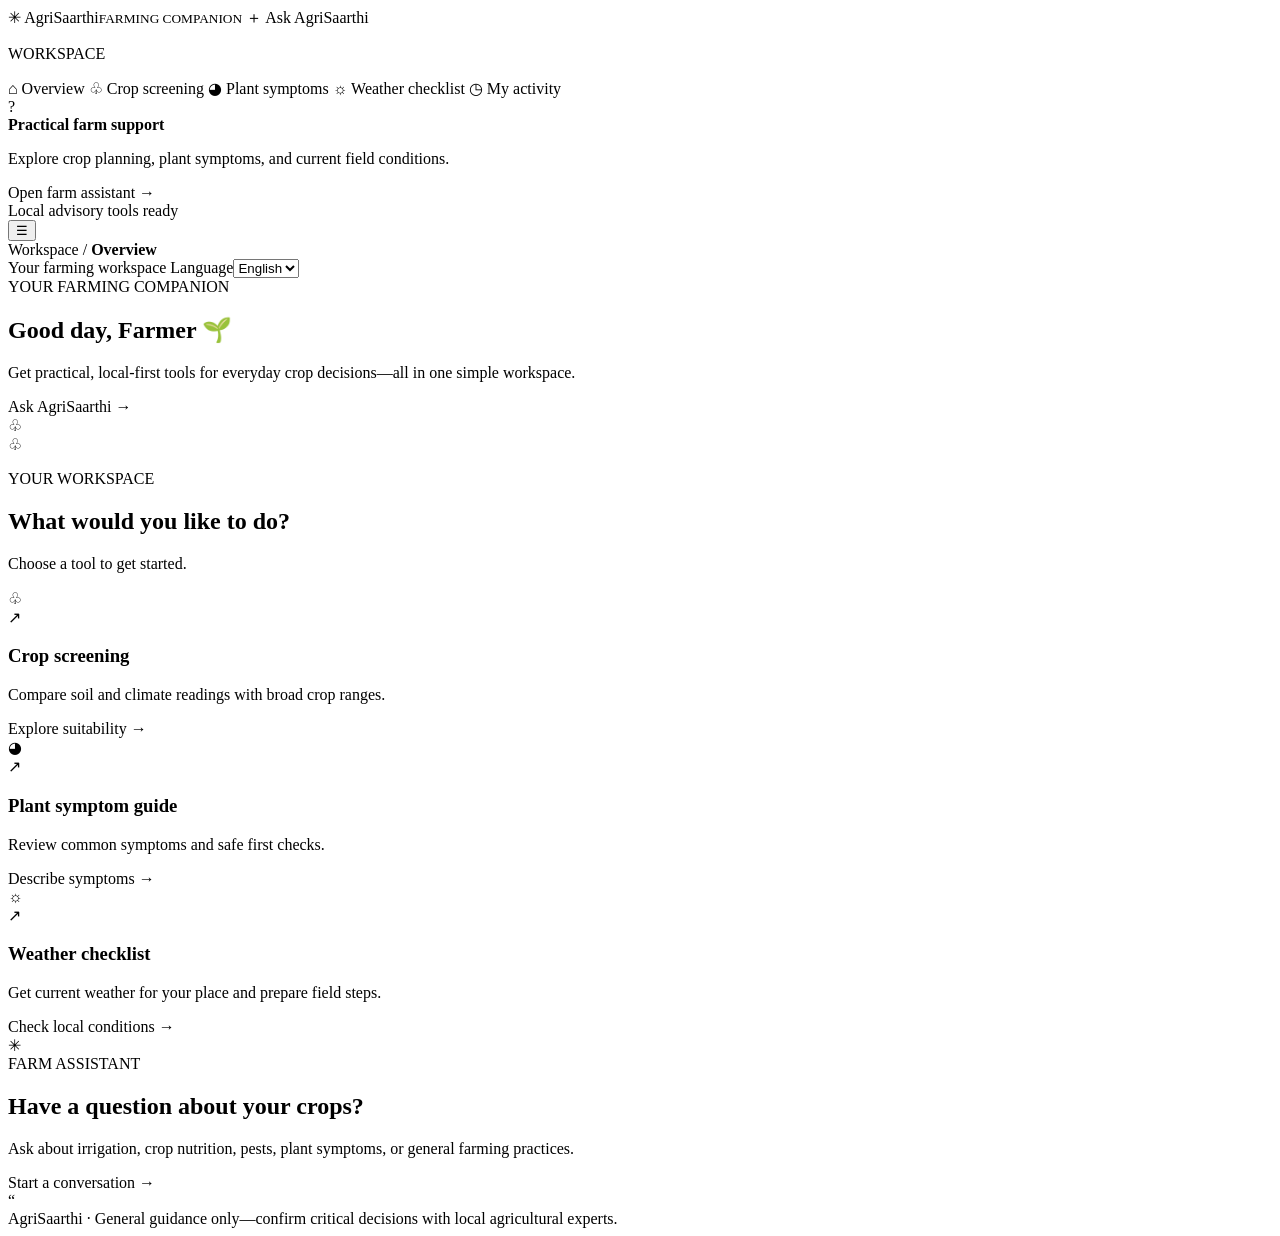
<file: agrisaarthi-web-fin/agrisaarthi-new/agri-web/target/classes/templates/index.html>
<!DOCTYPE html>
<html lang="en" xmlns:th="http://www.thymeleaf.org">
<head>
    <meta charset="UTF-8">
    <meta name="viewport" content="width=device-width, initial-scale=1">
    <meta name="theme-color" content="#174c38">
    <title>AgriSaarthi | Farm Workspace</title>
    <link rel="stylesheet" th:href="@{/css/style.css}">
</head>
<body>
<div class="app-shell">
    <aside class="sidebar" id="sidebar">
        <a class="brand" th:href="@{/}">
            <span class="brand-mark">✳</span>
            <span>Agri<span class="brand-light">Saarthi</span><small>FARMING COMPANION</small></span>
        </a>
        <a class="primary-nav-button" th:href="@{/assistant}"><span>＋</span> Ask AgriSaarthi</a>
        <p class="nav-caption">WORKSPACE</p>
        <nav class="nav-list" aria-label="Main navigation">
            <a class="nav-item active" th:href="@{/}"><span>⌂</span> Overview</a>
            <a class="nav-item" th:href="@{/crops}"><span>♧</span> Crop screening</a>
            <a class="nav-item" th:href="@{/diseases}"><span>◕</span> Plant symptoms</a>
            <a class="nav-item" th:href="@{/weather}"><span>☼</span> Weather checklist</a>
            <a class="nav-item" th:href="@{/history}"><span>◷</span> My activity</a>
        </nav>
        <div class="sidebar-bottom">
            <div class="help-icon">?</div>
            <strong>Practical farm support</strong>
            <p>Explore crop planning, plant symptoms, and current field conditions.</p>
            <a th:href="@{/assistant}">Open farm assistant →</a>
        </div>
        <div class="sidebar-footer"><span class="status-dot"></span> Local advisory tools ready</div>
    </aside>
    <main class="main-area">
        <header class="topbar">
            <button class="mobile-menu" id="menuToggle" aria-label="Open navigation">☰</button>
            <div class="breadcrumb">Workspace <span>/</span> <strong>Overview</strong></div>
            <div class="topbar-actions">
                <span class="topbar-date" id="todayLabel">Your farming workspace</span>
                <label class="language-control"><span class="sr-only">Language</span><select id="languageSelect" aria-label="Language"><option value="en">English</option><option value="ta">தமிழ்</option></select></label>
            </div>
        </header>
        <div class="page-content">
            <section class="welcome-banner">
                <div class="welcome-copy">
                    <span class="pill pill-light">YOUR FARMING COMPANION</span>
                    <h1>Good day, Farmer <span>🌱</span></h1>
                    <p>Get practical, local-first tools for everyday crop decisions—all in one simple workspace.</p>
                    <a class="button button-white" th:href="@{/assistant}">Ask AgriSaarthi <span>→</span></a>
                </div>
                <div class="banner-art" aria-hidden="true"><div class="sun"></div><div class="hill hill-back"></div><div class="hill hill-front"></div><div class="plant plant-one">♧</div><div class="plant plant-two">♧</div></div>
            </section>
            <div class="section-heading">
                <div><p class="eyebrow">YOUR WORKSPACE</p><h2>What would you like to do?</h2><p class="section-subtitle">Choose a tool to get started.</p></div>
            </div>
            <section class="feature-grid" aria-label="Farm tools">
                <a class="feature-card" th:href="@{/crops}">
                    <div class="feature-icon icon-green">♧</div><span class="card-arrow">↗</span>
                    <h3>Crop screening</h3><p>Compare soil and climate readings with broad crop ranges.</p><span class="card-link">Explore suitability <b>→</b></span>
                </a>
                <a class="feature-card" th:href="@{/diseases}">
                    <div class="feature-icon icon-orange">◕</div><span class="card-arrow">↗</span>
                    <h3>Plant symptom guide</h3><p>Review common symptoms and safe first checks.</p><span class="card-link">Describe symptoms <b>→</b></span>
                </a>
                <a class="feature-card" th:href="@{/weather}">
                    <div class="feature-icon icon-blue">☼</div><span class="card-arrow">↗</span>
                    <h3>Weather checklist</h3><p>Get current weather for your place and prepare field steps.</p><span class="card-link">Check local conditions <b>→</b></span>
                </a>
            </section>
            <section class="bottom-grid">
                <div class="panel assistant-promo">
                    <div class="panel-icon">✳</div>
                    <div class="panel-copy"><span class="eyebrow">FARM ASSISTANT</span><h2>Have a question about your crops?</h2><p>Ask about irrigation, crop nutrition, pests, plant symptoms, or general farming practices.</p><a class="button button-primary" th:href="@{/assistant}">Start a conversation <span>→</span></a></div>
                    <div class="chat-decoration" aria-hidden="true">“</div>
                </div>
            </section>
            <footer class="page-footer">AgriSaarthi · General guidance only—confirm critical decisions with local agricultural experts.</footer>
        </div>
    </main>
</div>
<script th:src="@{/js/language.js}" defer></script>
<script th:src="@{/js/dashboard.js}" defer></script>
</body>
</html>
</file>
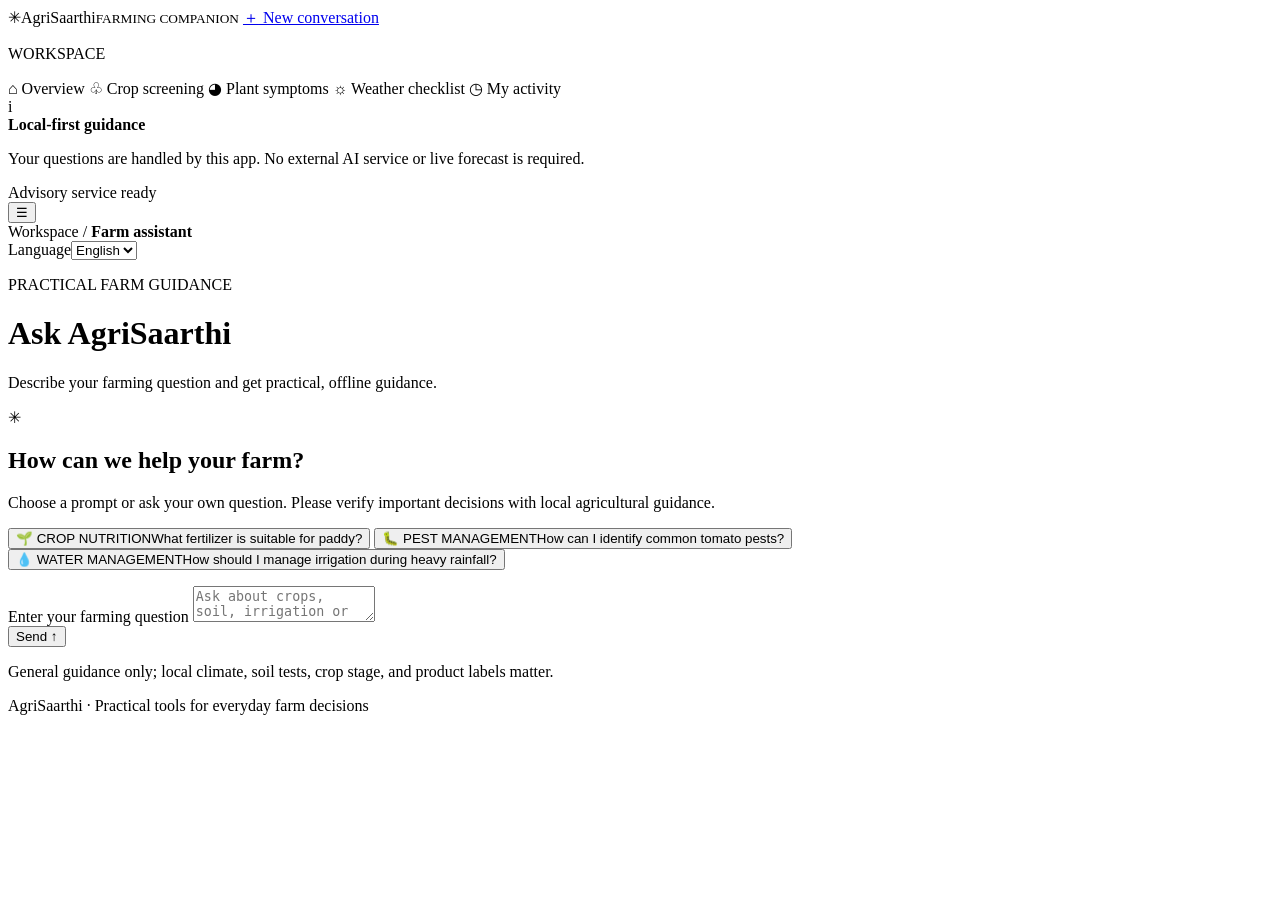
<file: agrisaarthi-web-fin/agrisaarthi-new/agri-web/target/classes/templates/assistant.html>
<!DOCTYPE html>
<html lang="en" xmlns:th="http://www.thymeleaf.org">
<head>
    <meta charset="UTF-8">
    <meta name="viewport" content="width=device-width, initial-scale=1">
    <meta name="theme-color" content="#174c38">
    <title>Farm Assistant | AgriSaarthi</title>
    <link rel="stylesheet" th:href="@{/css/style.css}">
</head>
<body>
<div class="app-shell">
    <aside class="sidebar" id="sidebar">
        <a class="brand" th:href="@{/}"><span class="brand-mark">✳</span><span>Agri<span class="brand-light">Saarthi</span><small>FARMING COMPANION</small></span></a>
        <a class="primary-nav-button new-chat" href="#"><span>＋</span> New conversation</a>
        <p class="nav-caption">WORKSPACE</p>
        <nav class="nav-list" aria-label="Main navigation">
            <a class="nav-item" th:href="@{/}"><span>⌂</span> Overview</a>
            <a class="nav-item" th:href="@{/crops}"><span>♧</span> Crop screening</a>
            <a class="nav-item" th:href="@{/diseases}"><span>◕</span> Plant symptoms</a>
            <a class="nav-item" th:href="@{/weather}"><span>☼</span> Weather checklist</a>
            <a class="nav-item" th:href="@{/history}"><span>◷</span> My activity</a>
        </nav>
        <div class="sidebar-bottom"><div class="help-icon">i</div><strong>Local-first guidance</strong><p>Your questions are handled by this app. No external AI service or live forecast is required.</p></div>
        <div class="sidebar-footer"><span class="status-dot"></span> Advisory service ready</div>
    </aside>
    <main class="main-area">
        <header class="topbar">
            <button class="mobile-menu" id="menuToggle" aria-label="Open navigation">☰</button>
            <div class="breadcrumb">Workspace <span>/</span> <strong>Farm assistant</strong></div>
            <div class="topbar-actions">
                <label class="language-control"><span class="sr-only">Language</span><select id="languageSelect" aria-label="Language"><option value="en">English</option><option value="ta">தமிழ்</option></select></label>
            </div>
        </header>
        <div class="page-content assistant-page">
            <div class="page-title">
                <div><p class="eyebrow">PRACTICAL FARM GUIDANCE</p><h1 id="welcomeTitle">Ask AgriSaarthi</h1><p id="welcomeText">Describe your farming question and get practical, offline guidance.</p></div>
            </div>
            <section class="chat-workspace panel" aria-label="Farm assistant conversation">
                <div class="assistant-intro" id="welcome"><div class="assistant-orb">✳</div><h2>How can we help your farm?</h2><p>Choose a prompt or ask your own question. Please verify important decisions with local agricultural guidance.</p></div>
                <div class="suggestions" id="suggestions">
                    <button class="suggestion" data-question="What fertilizer is suitable for paddy?"><span>🌱 CROP NUTRITION</span>What fertilizer is suitable for paddy?</button>
                    <button class="suggestion" data-question="How can I identify common tomato pests?"><span>🐛 PEST MANAGEMENT</span>How can I identify common tomato pests?</button>
                    <button class="suggestion" data-question="How should I manage irrigation during heavy rainfall?"><span>💧 WATER MANAGEMENT</span>How should I manage irrigation during heavy rainfall?</button>
                </div>
                <div id="chatMessages" class="chat-messages" aria-live="polite" aria-label="Conversation"></div>
                <p id="statusMessage" class="status-message" role="status"></p>
                <form id="chatForm" class="chat-form">
                    <label class="sr-only" for="messageInput">Enter your farming question</label>
                    <textarea id="messageInput" rows="2" maxlength="2000" placeholder="Ask about crops, soil, irrigation or pests…" required></textarea>
                    <div class="chat-form-actions">
                        <button id="sendButton" class="button button-primary" type="submit">Send ↑</button>
                    </div>
                </form>
                <p class="form-note">General guidance only; local climate, soil tests, crop stage, and product labels matter.</p>
            </section>
            <footer class="page-footer">AgriSaarthi · Practical tools for everyday farm decisions</footer>
        </div>
    </main>
</div>
<script th:src="@{/js/language.js}" defer></script>
<script th:src="@{/js/activity.js}" defer></script>
<script th:src="@{/js/chat.js}" defer></script>
<script th:src="@{/js/dashboard.js}" defer></script>
</body>
</html>
</file>
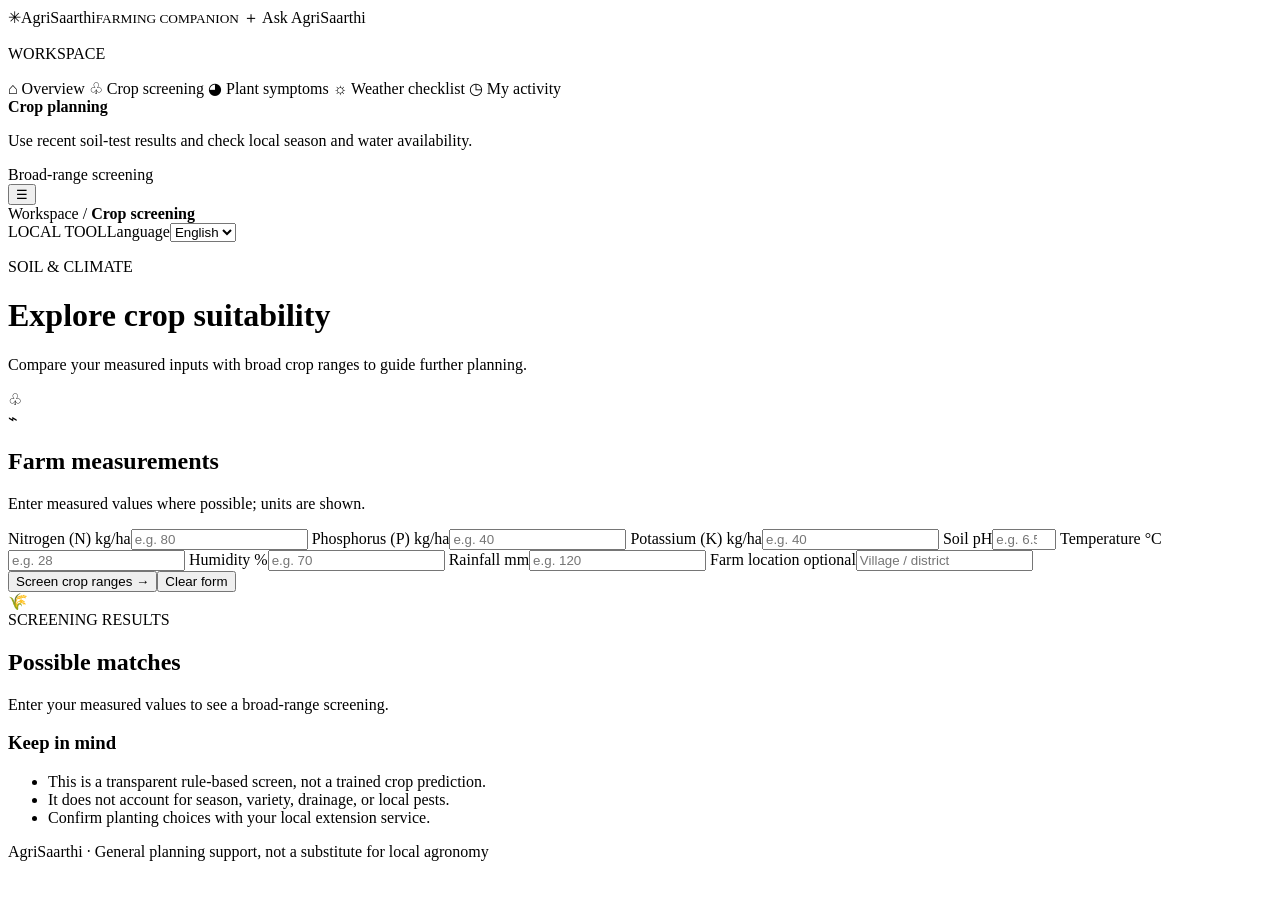
<file: agrisaarthi-web-fin/agrisaarthi-new/agri-web/target/classes/templates/crops.html>
<!DOCTYPE html>
<html lang="en" xmlns:th="http://www.thymeleaf.org">
<head>
    <meta charset="UTF-8">
    <meta name="viewport" content="width=device-width, initial-scale=1">
    <title>Crop Screening | AgriSaarthi</title>
    <link rel="stylesheet" th:href="@{/css/style.css}">
</head>
<body>
<div class="app-shell">
    <aside class="sidebar" id="sidebar">
        <a class="brand" th:href="@{/}"><span class="brand-mark">✳</span><span>Agri<span class="brand-light">Saarthi</span><small>FARMING COMPANION</small></span></a>
        <a class="primary-nav-button" th:href="@{/assistant}"><span>＋</span> Ask AgriSaarthi</a>
        <p class="nav-caption">WORKSPACE</p>
        <nav class="nav-list" aria-label="Main navigation">
            <a class="nav-item" th:href="@{/}"><span>⌂</span> Overview</a>
            <a class="nav-item active" th:href="@{/crops}"><span>♧</span> Crop screening</a>
            <a class="nav-item" th:href="@{/diseases}"><span>◕</span> Plant symptoms</a>
            <a class="nav-item" th:href="@{/weather}"><span>☼</span> Weather checklist</a>
            <a class="nav-item" th:href="@{/history}"><span>◷</span> My activity</a>
        </nav>
        <div class="sidebar-bottom"><strong>Crop planning</strong><p>Use recent soil-test results and check local season and water availability.</p></div>
        <div class="sidebar-footer"><span class="status-dot"></span> Broad-range screening</div>
    </aside>
    <main class="main-area">
        <header class="topbar"><button class="mobile-menu" id="menuToggle" aria-label="Open navigation">☰</button><div class="breadcrumb">Workspace <span>/</span> <strong>Crop screening</strong></div><div class="topbar-actions"><span class="pill pill-green">LOCAL TOOL</span><label class="language-control"><span class="sr-only">Language</span><select id="languageSelect" aria-label="Language"><option value="en">English</option><option value="ta">தமிழ்</option></select></label></div></header>
        <div class="page-content">
            <div class="page-title"><div><p class="eyebrow">SOIL & CLIMATE</p><h1>Explore crop suitability</h1><p>Compare your measured inputs with broad crop ranges to guide further planning.</p></div><div class="page-title-icon icon-green">♧</div></div>
            <div class="content-columns">
                <section class="panel form-panel">
                    <div class="panel-heading"><div class="feature-icon icon-green">⌁</div><div><h2>Farm measurements</h2><p>Enter measured values where possible; units are shown.</p></div></div>
                    <form id="cropForm" class="data-form">
                        <div class="field-grid">
                            <label>Nitrogen (N) <span class="field-unit">kg/ha</span><input type="number" name="nitrogen" min="0" max="200" step="any" placeholder="e.g. 80" required></label>
                            <label>Phosphorus (P) <span class="field-unit">kg/ha</span><input type="number" name="phosphorus" min="0" max="200" step="any" placeholder="e.g. 40" required></label>
                            <label>Potassium (K) <span class="field-unit">kg/ha</span><input type="number" name="potassium" min="0" max="300" step="any" placeholder="e.g. 40" required></label>
                            <label>Soil pH<input type="number" name="ph" min="0" max="14" step="0.1" placeholder="e.g. 6.5" required></label>
                            <label>Temperature <span class="field-unit">°C</span><input type="number" name="temperature" min="-10" max="60" step="any" placeholder="e.g. 28" required></label>
                            <label>Humidity <span class="field-unit">%</span><input type="number" name="humidity" min="0" max="100" step="any" placeholder="e.g. 70" required></label>
                            <label>Rainfall <span class="field-unit">mm</span><input type="number" name="rainfall" min="0" max="5000" step="any" placeholder="e.g. 120" required></label>
                            <label>Farm location <span class="field-unit">optional</span><input type="text" name="location" maxlength="120" placeholder="Village / district"></label>
                        </div>
                        <div class="form-actions"><button class="button button-primary" type="submit">Screen crop ranges <span>→</span></button><button class="button button-outline" type="reset">Clear form</button></div>
                    </form>
                </section>
                <aside class="panel side-info">
                    <div class="info-illustration">🌾</div><span class="eyebrow">SCREENING RESULTS</span><h2>Possible matches</h2>
                    <div id="cropResult" class="notice-box" role="status" aria-live="polite">Enter your measured values to see a broad-range screening.</div>
                    <h3>Keep in mind</h3>
                    <ul class="check-list"><li>This is a transparent rule-based screen, not a trained crop prediction.</li><li>It does not account for season, variety, drainage, or local pests.</li><li>Confirm planting choices with your local extension service.</li></ul>
                </aside>
            </div>
            <footer class="page-footer">AgriSaarthi · General planning support, not a substitute for local agronomy</footer>
        </div>
    </main>
</div>
<script th:src="@{/js/language.js}" defer></script><script th:src="@{/js/activity.js}" defer></script><script th:src="@{/js/crops.js}" defer></script><script th:src="@{/js/dashboard.js}" defer></script>
</body>
</html>
</file>
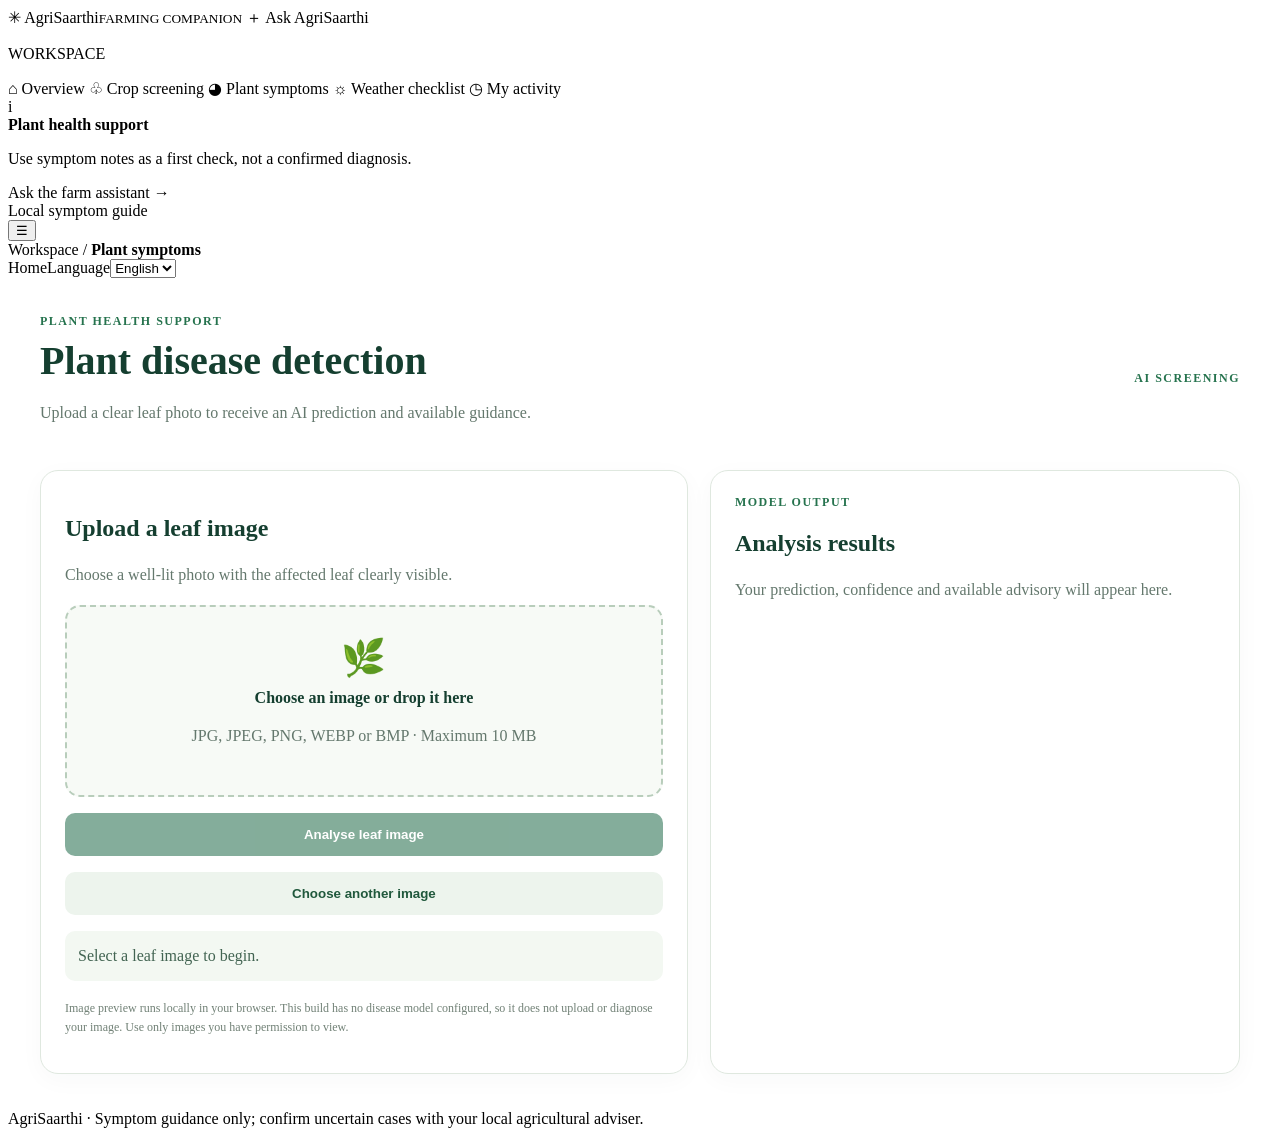
<file: agrisaarthi-web-fin/agrisaarthi-new/agri-web/target/classes/templates/diseases.html>
<!DOCTYPE html>
<html lang="en" xmlns:th="http://www.thymeleaf.org">
<head>
    <meta charset="UTF-8">
    <meta name="viewport" content="width=device-width, initial-scale=1.0">
    <title>Plant Disease Detection | AgriSaarthi</title>
    <link rel="stylesheet" th:href="@{/css/style.css}">
    <style>
        .disease-page {
            max-width: 1200px;
            margin: auto;
            padding: 36px 28px;
            color: #153f30;
        }

        .disease-heading {
            display: flex;
            justify-content: space-between;
            gap: 20px;
            align-items: center;
            margin-bottom: 28px;
        }

        .disease-heading h1 {
            font-size: clamp(28px, 4vw, 40px);
            margin: 8px 0;
        }

        .disease-heading p,
        .muted {
            color: #64786d;
            line-height: 1.65;
        }

        .eyebrow {
            font-size: 12px;
            font-weight: 800;
            letter-spacing: 1.5px;
            color: #26734e;
        }

        .disease-grid {
            display: grid;
            grid-template-columns: minmax(0, 1.1fr) minmax(300px, .9fr);
            gap: 22px;
        }

        .disease-card {
            background: white;
            border: 1px solid #dfe8df;
            border-radius: 18px;
            padding: 24px;
            box-shadow: 0 6px 24px #173f3008;
        }

        .upload-zone {
            border: 2px dashed #b8cdbb;
            border-radius: 15px;
            background: #f7faf6;
            padding: 30px 20px;
            text-align: center;
            cursor: pointer;
            display: block;
        }

        .upload-zone:hover,
        .upload-zone:focus-within {
            border-color: #26734e;
            background: #eff7ef;
        }

        .upload-icon {
            font-size: 36px;
            display: block;
            margin-bottom: 10px;
        }

        .preview {
            display: none;
            max-width: 100%;
            max-height: 320px;
            object-fit: contain;
            border-radius: 12px;
            margin: 18px auto 0;
        }

        .disease-btn {
            border: 0;
            border-radius: 10px;
            padding: 14px 18px;
            background: #206b49;
            color: white;
            font-weight: 700;
            cursor: pointer;
            width: 100%;
            margin-top: 16px;
        }

        .disease-btn:disabled {
            opacity: .55;
            cursor: not-allowed;
        }

        .secondary-btn {
            background: #edf4ed;
            color: #20583c;
        }

        .status-box {
            margin-top: 16px;
            padding: 13px;
            border-radius: 10px;
            background: #f3f8f2;
            color: #426452;
            line-height: 1.5;
        }

        .error-box {
            background: #fff1ed;
            color: #a43f2d;
        }

        .result-hidden {
            display: none;
        }

        .result-label {
            font-size: 12px;
            letter-spacing: 1px;
            font-weight: 800;
            color: #26734e;
        }

        .result-name {
            font-size: 25px;
            line-height: 1.3;
            margin: 8px 0 14px;
            overflow-wrap: anywhere;
        }

        .confidence-track {
            height: 9px;
            background: #e8eee7;
            border-radius: 20px;
            overflow: hidden;
            margin: 10px 0;
        }

        .confidence-fill {
            height: 100%;
            width: 0;
            background: #319466;
            transition: width .3s;
        }

        .advisory-block {
            padding: 15px;
            background: #f7faf6;
            border-radius: 12px;
            margin-top: 14px;
        }

        .advisory-block h3 {
            font-size: 15px;
            margin: 0 0 8px;
        }

        .advisory-block p {
            white-space: pre-line;
            line-height: 1.7;
            color: #52685a;
            margin: 0;
        }

        .prediction-row {
            display: flex;
            justify-content: space-between;
            gap: 12px;
            padding: 10px 0;
            border-bottom: 1px solid #e7eee7;
        }

        .small-note {
            font-size: 12px;
            color: #718176;
            line-height: 1.6;
            margin-top: 18px;
        }

        @media (max-width: 760px) {
            .disease-page {
                padding: 22px 15px;
            }

            .disease-grid {
                grid-template-columns: 1fr;
            }

            .disease-heading {
                align-items: flex-start;
            }

            .disease-card {
                padding: 18px;
            }
        }
    </style>
</head>
<body>
<div class="app-shell">
    <aside class="sidebar" id="sidebar">
        <a class="brand" th:href="@{/}">
            <span class="brand-mark">✳</span>
            <span>Agri<span class="brand-light">Saarthi</span><small>FARMING COMPANION</small></span>
        </a>
        <a class="primary-nav-button" th:href="@{/assistant}"><span>＋</span> Ask AgriSaarthi</a>
        <p class="nav-caption">WORKSPACE</p>
        <nav class="nav-list" aria-label="Main navigation">
            <a class="nav-item" th:href="@{/}"><span>⌂</span> Overview</a>
            <a class="nav-item" th:href="@{/crops}"><span>♧</span> Crop screening</a>
            <a class="nav-item active" th:href="@{/diseases}" aria-current="page"><span>◕</span> Plant symptoms</a>
            <a class="nav-item" th:href="@{/weather}"><span>☼</span> Weather checklist</a>
            <a class="nav-item" th:href="@{/history}"><span>◷</span> My activity</a>
        </nav>
        <div class="sidebar-bottom">
            <div class="help-icon">i</div>
            <strong>Plant health support</strong>
            <p>Use symptom notes as a first check, not a confirmed diagnosis.</p>
            <a th:href="@{/assistant}">Ask the farm assistant →</a>
        </div>
        <div class="sidebar-footer"><span class="status-dot"></span> Local symptom guide</div>
    </aside>
    <main class="main-area">
        <header class="topbar">
            <button class="mobile-menu" id="menuToggle" type="button" aria-label="Open navigation" aria-controls="sidebar" aria-expanded="false">☰</button>
            <div class="breadcrumb">Workspace <span>/</span> <strong>Plant symptoms</strong></div>
            <div class="topbar-actions"><a class="button button-outline button-small" th:href="@{/}">Home</a><label class="language-control"><span class="sr-only">Language</span><select id="languageSelect" aria-label="Language"><option value="en">English</option><option value="ta">தமிழ்</option></select></label></div>
        </header>
    <div class="disease-page">
        <!-- Page Header -->
        <header class="disease-heading">
            <div>
                <div class="eyebrow">PLANT HEALTH SUPPORT</div>
                <h1>Plant disease detection</h1>
                <p>Upload a clear leaf photo to receive an AI prediction and available guidance.</p>
            </div>
            <span class="eyebrow">AI SCREENING</span>
        </header>

        <div class="disease-grid">
            <!-- Upload Section -->
            <section class="disease-card">
                <h2>Upload a leaf image</h2>
                <p class="muted">Choose a well-lit photo with the affected leaf clearly visible.</p>

                <label class="upload-zone" for="leafImage" id="dropZone">
                    <span class="upload-icon">🌿</span>
                    <strong id="uploadTitle">Choose an image or drop it here</strong>
                    <p class="muted">JPG, JPEG, PNG, WEBP or BMP · Maximum 10 MB</p>
                    <input 
                        id="leafImage" 
                        type="file"
                        accept=".jpg,.jpeg,.png,.webp,.bmp,image/jpeg,image/png,image/webp,image/bmp"
                        hidden>
                    <img id="imagePreview" class="preview" alt="Selected leaf preview">
                </label>

                <button id="analyseBtn" class="disease-btn" type="button" disabled>
                    Analyse leaf image
                </button>
                <button id="resetBtn" class="disease-btn secondary-btn" type="button">
                    Choose another image
                </button>

                <div id="statusBox" class="status-box" role="status" aria-live="polite">
                    Select a leaf image to begin.
                </div>

                <p class="small-note">
                    Image preview runs locally in your browser. This build has no
                    disease model configured, so it does not upload or diagnose
                    your image. Use only images you have permission to view.
                </p>
            </section>

            <!-- Results Section -->
            <section class="disease-card" aria-labelledby="resultHeading">
                <div class="eyebrow">MODEL OUTPUT</div>
                <h2 id="resultHeading">Analysis results</h2>
                <p id="resultIntro" class="muted">
                    Your prediction, confidence and available advisory will appear here.
                </p>

                <div id="resultPanel" class="result-hidden">
                    <div class="result-label">PREDICTED CONDITION</div>
                    <h3 id="diseaseName" class="result-name"></h3>

                    <div class="muted">
                        Model confidence: <strong id="confidenceText">—</strong>
                    </div>
                    <div class="confidence-track" aria-hidden="true">
                        <div id="confidenceFill" class="confidence-fill"></div>
                    </div>

                    <div class="advisory-block">
                        <h3>Possible cause</h3>
                        <p id="causeText"></p>
                    </div>

                    <div class="advisory-block">
                        <h3>Suggested care / solution</h3>
                        <p id="solutionText"></p>
                    </div>

                    <div class="advisory-block">
                        <h3>Other model predictions</h3>
                        <div id="alternatives"></div>
                    </div>

                    <div id="healthNotice" class="status-box"></div>

                    <p class="small-note">
                        This is an AI screening result, not a confirmed diagnosis.
                        Confidence is not the same as diagnostic accuracy. Confirm
                        uncertain results with a qualified local agricultural adviser
                        before applying pesticides or other treatments.
                    </p>
                </div>
            </section>
        </div>
    </div>
    <footer class="page-footer">AgriSaarthi · Symptom guidance only; confirm uncertain cases with your local agricultural adviser.</footer>
    </main>
</div>

    <script th:src="@{/js/language.js}" defer></script>
    <script th:src="@{/js/diseases.js}" defer></script>
    <script th:src="@{/js/dashboard.js}" defer></script>
</body>
</html>
</file>
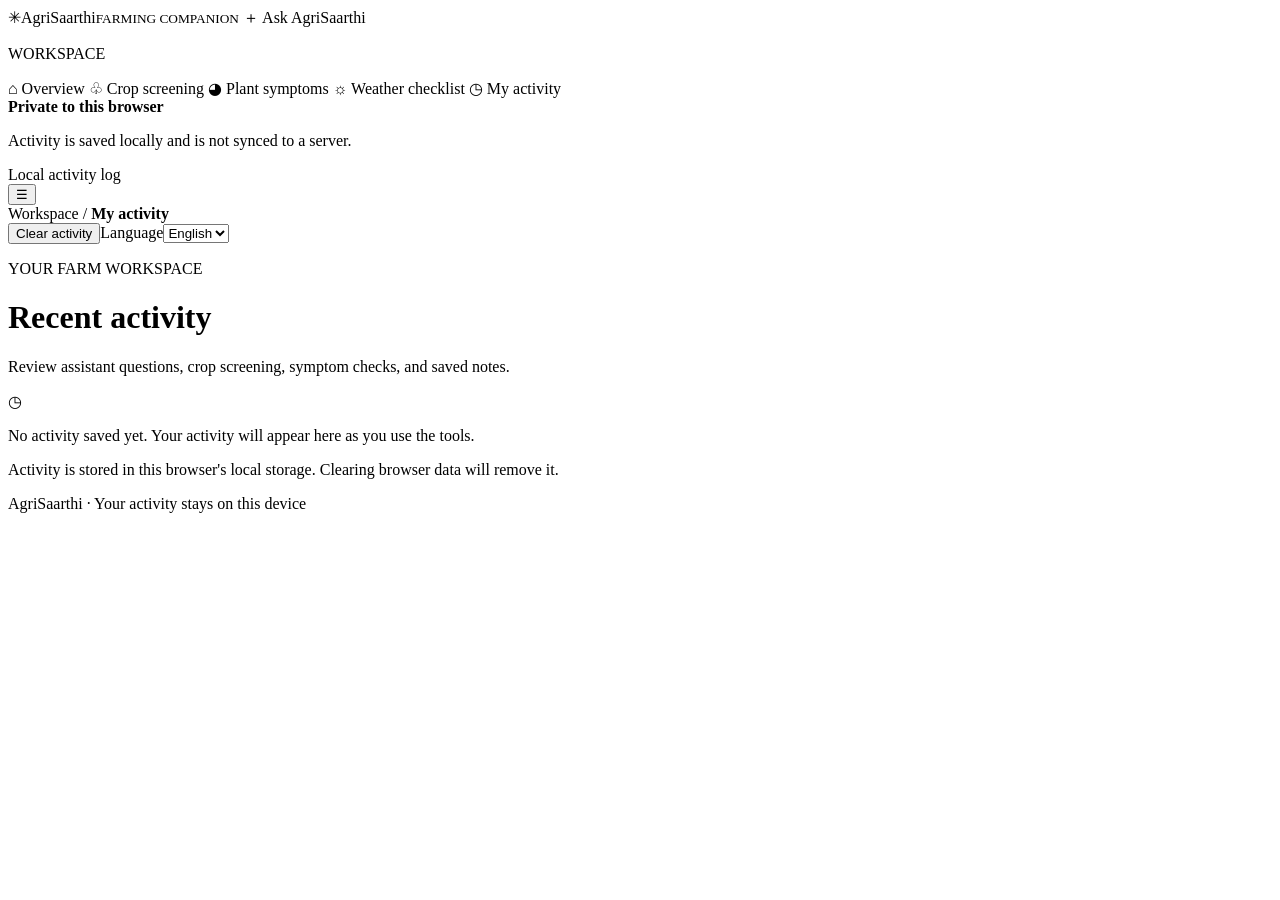
<file: agrisaarthi-web-fin/agrisaarthi-new/agri-web/target/classes/templates/history.html>
<!DOCTYPE html>
<html lang="en" xmlns:th="http://www.thymeleaf.org">
<head>
    <meta charset="UTF-8">
    <meta name="viewport" content="width=device-width, initial-scale=1">
    <title>My Activity | AgriSaarthi</title>
    <link rel="stylesheet" th:href="@{/css/style.css}">
</head>
<body>
<div class="app-shell">
    <aside class="sidebar" id="sidebar">
        <a class="brand" th:href="@{/}"><span class="brand-mark">✳</span><span>Agri<span class="brand-light">Saarthi</span><small>FARMING COMPANION</small></span></a>
        <a class="primary-nav-button" th:href="@{/assistant}"><span>＋</span> Ask AgriSaarthi</a>
        <p class="nav-caption">WORKSPACE</p>
        <nav class="nav-list" aria-label="Main navigation">
            <a class="nav-item" th:href="@{/}"><span>⌂</span> Overview</a>
            <a class="nav-item" th:href="@{/crops}"><span>♧</span> Crop screening</a>
            <a class="nav-item" th:href="@{/diseases}"><span>◕</span> Plant symptoms</a>
            <a class="nav-item" th:href="@{/weather}"><span>☼</span> Weather checklist</a>
            <a class="nav-item active" th:href="@{/history}"><span>◷</span> My activity</a>
        </nav>
        <div class="sidebar-bottom"><strong>Private to this browser</strong><p>Activity is saved locally and is not synced to a server.</p></div>
        <div class="sidebar-footer"><span class="status-dot"></span> Local activity log</div>
    </aside>
    <main class="main-area">
        <header class="topbar"><button class="mobile-menu" id="menuToggle" aria-label="Open navigation">☰</button><div class="breadcrumb">Workspace <span>/</span> <strong>My activity</strong></div><div class="topbar-actions"><button id="clearActivity" class="button button-outline button-small" type="button">Clear activity</button><label class="language-control"><span class="sr-only">Language</span><select id="languageSelect" aria-label="Language"><option value="en">English</option><option value="ta">தமிழ்</option></select></label></div></header>
        <div class="page-content">
            <div class="page-title"><div><p class="eyebrow">YOUR FARM WORKSPACE</p><h1>Recent activity</h1><p>Review assistant questions, crop screening, symptom checks, and saved notes.</p></div><div class="page-title-icon icon-green">◷</div></div>
            <section class="panel activity-panel">
                <p id="activityEmpty" class="empty-state">No activity saved yet. Your activity will appear here as you use the tools.</p>
                <div id="activityList" class="activity-list"></div>
                <p id="activityStatus" class="status-message" role="status"></p>
            </section>
            <p class="privacy-note">Activity is stored in this browser's local storage. Clearing browser data will remove it.</p>
            <footer class="page-footer">AgriSaarthi · Your activity stays on this device</footer>
        </div>
    </main>
</div>
<script th:src="@{/js/language.js}" defer></script><script th:src="@{/js/activity.js}" defer></script><script th:src="@{/js/history.js}" defer></script><script th:src="@{/js/dashboard.js}" defer></script>
</body>
</html>
</file>
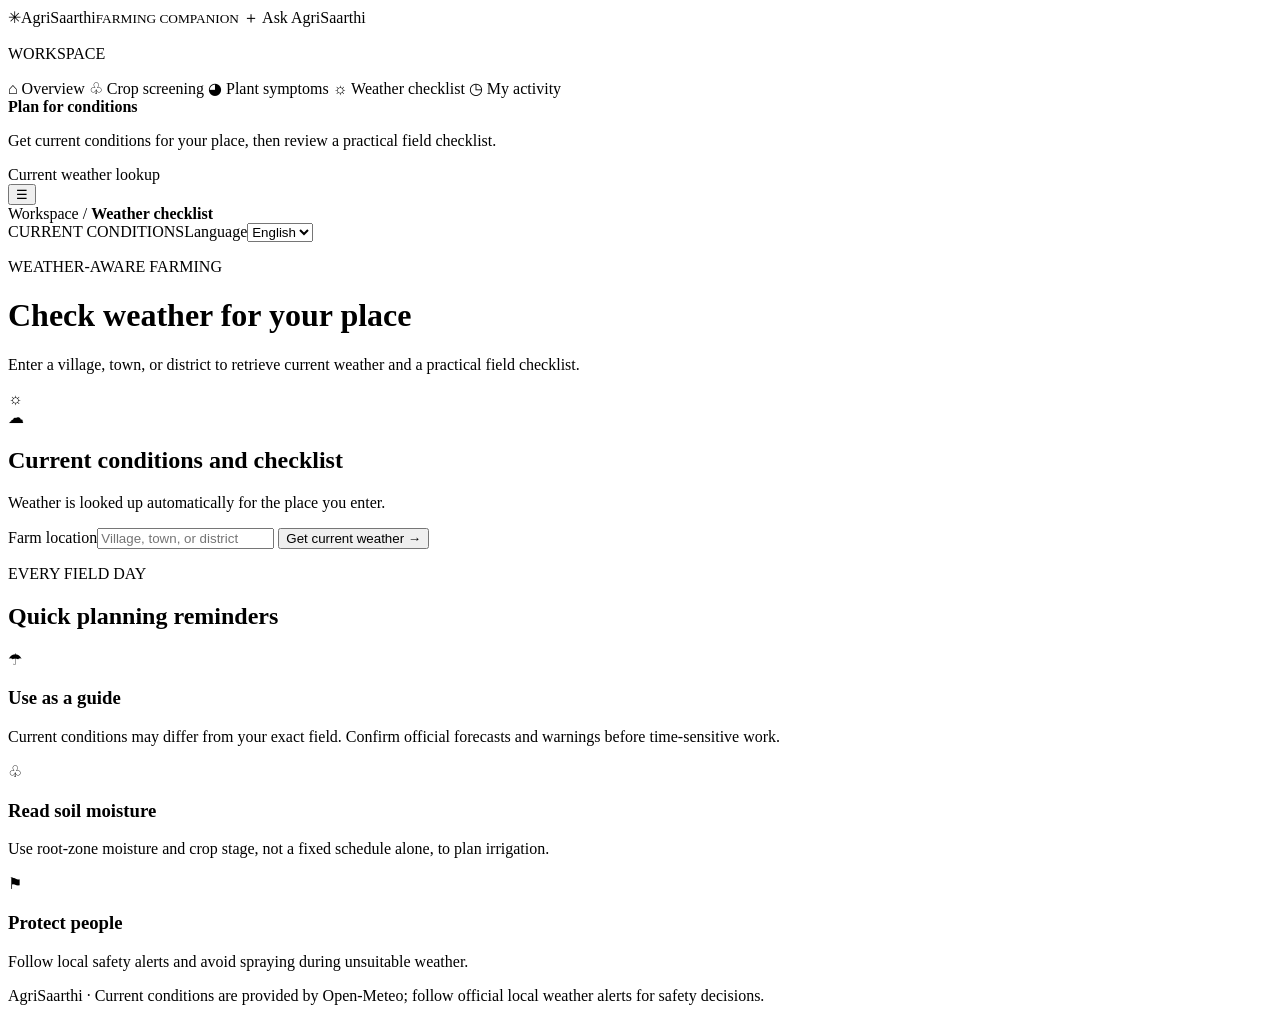
<file: agrisaarthi-web-fin/agrisaarthi-new/agri-web/target/classes/templates/weather.html>
<!DOCTYPE html>
<html lang="en" xmlns:th="http://www.thymeleaf.org">
<head>
    <meta charset="UTF-8">
    <meta name="viewport" content="width=device-width, initial-scale=1">
    <title>Weather Checklist | AgriSaarthi</title>
    <link rel="stylesheet" th:href="@{/css/style.css}">
</head>
<body>
<div class="app-shell">
    <aside class="sidebar" id="sidebar">
        <a class="brand" th:href="@{/}"><span class="brand-mark">✳</span><span>Agri<span class="brand-light">Saarthi</span><small>FARMING COMPANION</small></span></a>
        <a class="primary-nav-button" th:href="@{/assistant}"><span>＋</span> Ask AgriSaarthi</a>
        <p class="nav-caption">WORKSPACE</p>
        <nav class="nav-list" aria-label="Main navigation">
            <a class="nav-item" th:href="@{/}"><span>⌂</span> Overview</a>
            <a class="nav-item" th:href="@{/crops}"><span>♧</span> Crop screening</a>
            <a class="nav-item" th:href="@{/diseases}"><span>◕</span> Plant symptoms</a>
            <a class="nav-item active" th:href="@{/weather}"><span>☼</span> Weather checklist</a>
            <a class="nav-item" th:href="@{/history}"><span>◷</span> My activity</a>
        </nav>
        <div class="sidebar-bottom"><strong>Plan for conditions</strong><p>Get current conditions for your place, then review a practical field checklist.</p></div>
        <div class="sidebar-footer"><span class="status-dot"></span> Current weather lookup</div>
    </aside>
    <main class="main-area">
        <header class="topbar"><button class="mobile-menu" id="menuToggle" aria-label="Open navigation">☰</button><div class="breadcrumb">Workspace <span>/</span> <strong>Weather checklist</strong></div><div class="topbar-actions"><span class="pill pill-amber">CURRENT CONDITIONS</span><label class="language-control"><span class="sr-only">Language</span><select id="languageSelect" aria-label="Language"><option value="en">English</option><option value="ta">தமிழ்</option></select></label></div></header>
        <div class="page-content">
            <div class="page-title"><div><p class="eyebrow">WEATHER-AWARE FARMING</p><h1>Check weather for your place</h1><p>Enter a village, town, or district to retrieve current weather and a practical field checklist.</p></div><div class="page-title-icon icon-blue">☼</div></div>
            <section class="panel weather-panel">
                <div class="panel-heading"><div class="feature-icon icon-blue">☁</div><div><h2>Current conditions and checklist</h2><p>Weather is looked up automatically for the place you enter.</p></div></div>
                <form id="weatherLocationForm" class="data-form weather-form">
                    <label>Farm location<input id="weatherLocation" type="text" maxlength="120" placeholder="Village, town, or district" autocomplete="address-level2" required></label>
                    <button class="button button-primary" type="submit">Get current weather <span>→</span></button>
                </form>
                <p id="weatherMessage" class="form-note" role="status"></p>
                <div id="weatherResult" class="notice-box weather-result" role="status" aria-live="polite" hidden></div>
            </section>
            <div class="section-heading compact-heading"><div><p class="eyebrow">EVERY FIELD DAY</p><h2>Quick planning reminders</h2></div></div>
            <section class="feature-grid three-cards">
                <article class="feature-card static-card"><div class="feature-icon icon-blue">☂</div><h3>Use as a guide</h3><p>Current conditions may differ from your exact field. Confirm official forecasts and warnings before time-sensitive work.</p></article>
                <article class="feature-card static-card"><div class="feature-icon icon-green">♧</div><h3>Read soil moisture</h3><p>Use root-zone moisture and crop stage, not a fixed schedule alone, to plan irrigation.</p></article>
                <article class="feature-card static-card"><div class="feature-icon icon-orange">⚑</div><h3>Protect people</h3><p>Follow local safety alerts and avoid spraying during unsuitable weather.</p></article>
            </section>
            <footer class="page-footer">AgriSaarthi · Current conditions are provided by Open-Meteo; follow official local weather alerts for safety decisions.</footer>
        </div>
    </main>
</div>
<script th:src="@{/js/language.js}" defer></script><script th:src="@{/js/activity.js}" defer></script><script th:src="@{/js/weather.js}" defer></script><script th:src="@{/js/dashboard.js}" defer></script>
</body>
</html>
</file>
